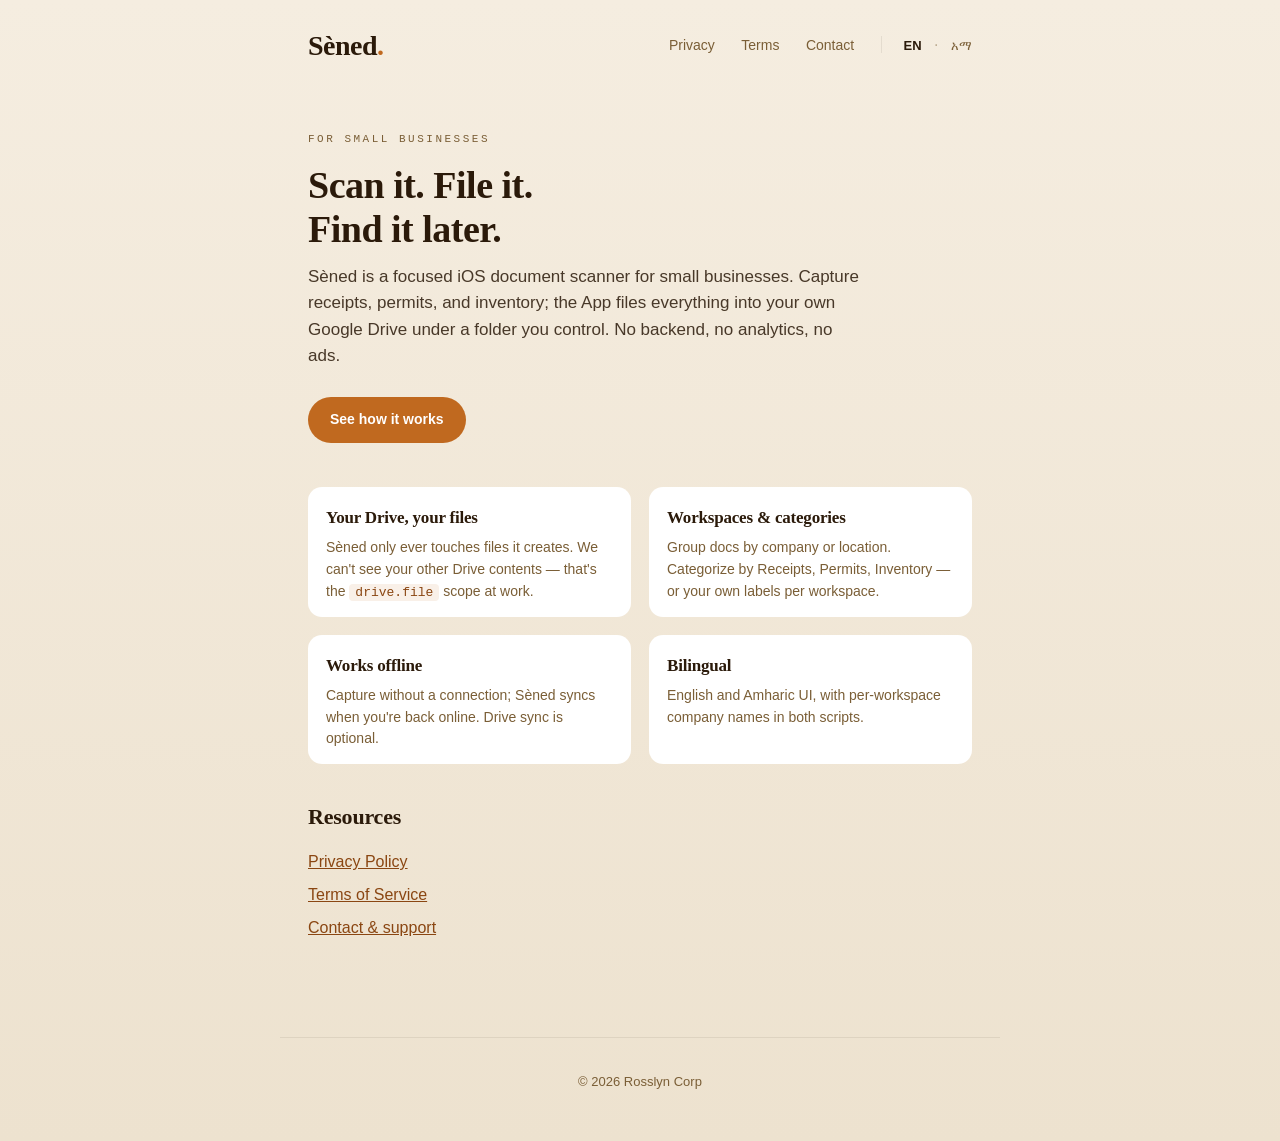
<file: index.html>
<!DOCTYPE html>
<html lang="en">
<head>
  <meta charset="utf-8">
  <meta name="viewport" content="width=device-width, initial-scale=1">
  <title>Sèned — Document scanner for small businesses</title>
  <meta name="description" content="A focused document scanner that keeps your receipts, permits, and inventory organized in your own Google Drive.">
  <link rel="stylesheet" href="style.css">
</head>
<body class="landing">
  <header>
    <a href="/" class="brand">Sèned<span class="dot">.</span></a>
    <nav>
      <a href="/privacy.html">Privacy</a>
      <a href="/terms.html">Terms</a>
      <a href="mailto:sened@rosslyncorp.com">Contact</a>
      <span class="lang">
        <a href="/" class="lang-active">EN</a>
        <span class="lang-sep">·</span>
        <a href="/am/">አማ</a>
      </span>
    </nav>
  </header>

  <main>
    <section class="hero">
      <p class="kicker">FOR SMALL BUSINESSES</p>
      <h1>Scan it. File it.<br>Find it later.</h1>
      <p class="lede">
        Sèned is a focused iOS document scanner for small businesses.
        Capture receipts, permits, and inventory; the App files
        everything into your own Google Drive under a folder you
        control. No backend, no analytics, no ads.
      </p>
      <a class="cta" href="#features">See how it works</a>
    </section>

    <section id="features" class="features">
      <div class="feature">
        <h2>Your Drive, your files</h2>
        <p>
          Sèned only ever touches files it creates. We can't see your
          other Drive contents — that's the
          <code>drive.file</code> scope at work.
        </p>
      </div>
      <div class="feature">
        <h2>Workspaces &amp; categories</h2>
        <p>
          Group docs by company or location. Categorize by Receipts,
          Permits, Inventory — or your own labels per workspace.
        </p>
      </div>
      <div class="feature">
        <h2>Works offline</h2>
        <p>
          Capture without a connection; Sèned syncs when you're back
          online. Drive sync is optional.
        </p>
      </div>
      <div class="feature">
        <h2>Bilingual</h2>
        <p>
          English and Amharic UI, with per-workspace company names in
          both scripts.
        </p>
      </div>
    </section>

    <section class="resources">
      <h2>Resources</h2>
      <ul>
        <li><a href="/privacy.html">Privacy Policy</a></li>
        <li><a href="/terms.html">Terms of Service</a></li>
        <li><a href="mailto:sened@rosslyncorp.com">Contact &amp; support</a></li>
      </ul>
    </section>
  </main>

  <footer>
    <p>© <span id="year">2026</span> Rosslyn Corp</p>
  </footer>
  <script>document.getElementById('year').textContent = new Date().getFullYear();</script>
</body>
</html>
</file>
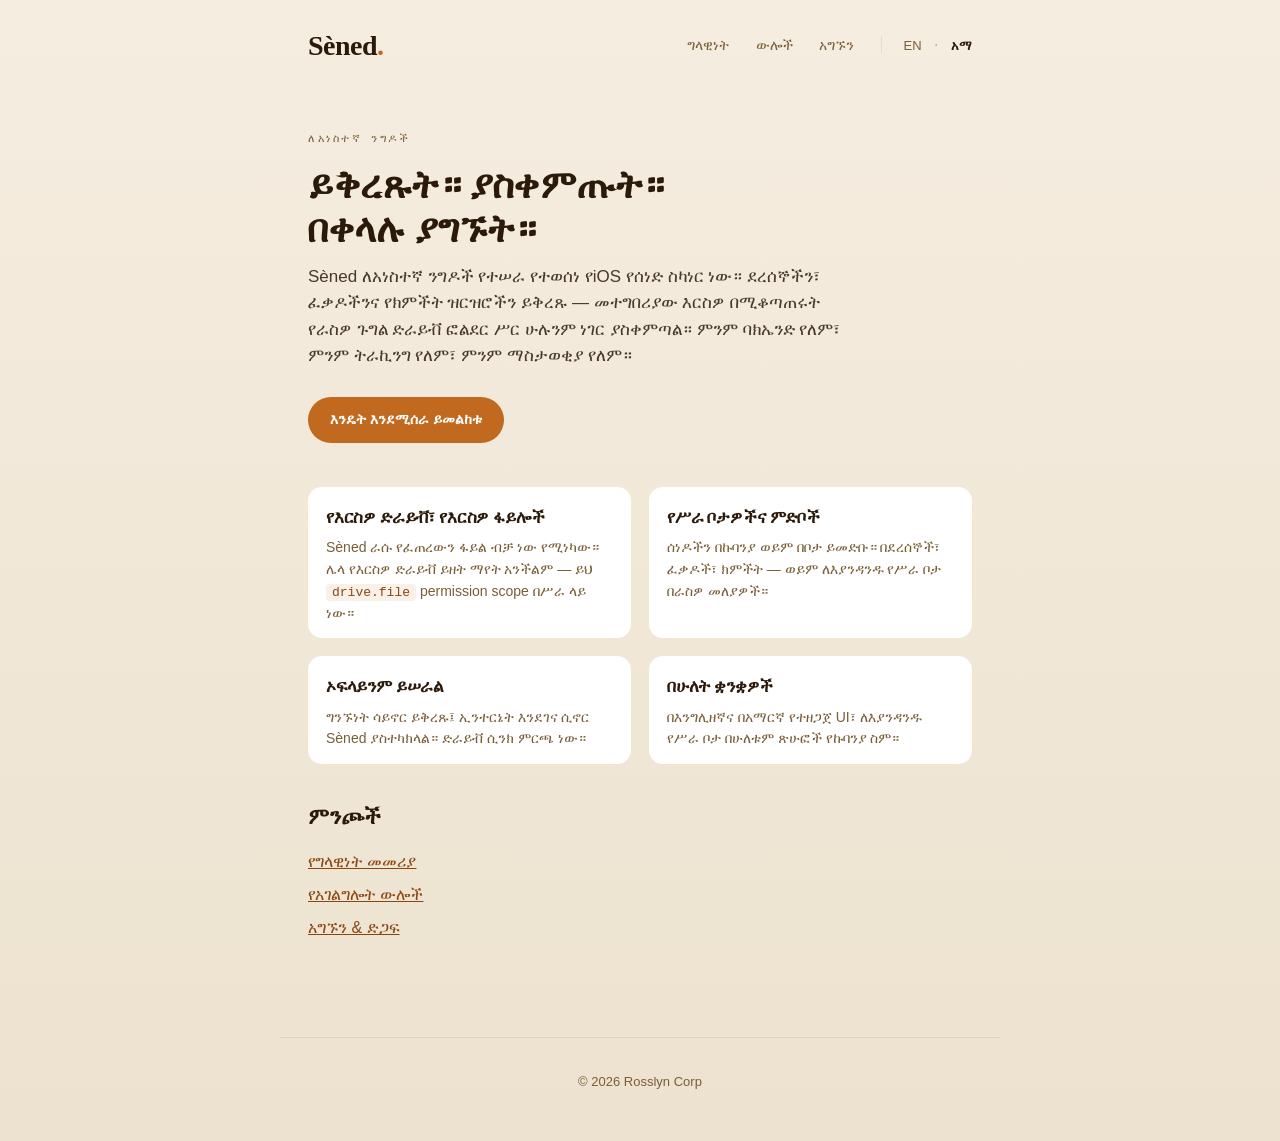
<file: am/index.html>
<!DOCTYPE html>
<html lang="am">
<head>
  <meta charset="utf-8">
  <meta name="viewport" content="width=device-width, initial-scale=1">
  <title>Sèned — ለአነስተኛ ንግዶች የተዘጋጀ የሰነድ ስካነር</title>
  <meta name="description" content="ደረሰኞችን፣ ፈቃዶችንና ክምችቶችን ቀልጣፋ በሆነ መንገድ የራስዎ ጉግል ድራይቭ ላይ የሚያደራጅ የተወሰነ የሰነድ ስካነር።">
  <link rel="stylesheet" href="../style.css">
</head>
<body class="landing">
  <header>
    <a href="/am/" class="brand">Sèned<span class="dot">.</span></a>
    <nav>
      <a href="/am/privacy.html">ግላዊነት</a>
      <a href="/am/terms.html">ውሎች</a>
      <a href="mailto:sened@rosslyncorp.com">አግኙን</a>
      <span class="lang">
        <a href="/">EN</a>
        <span class="lang-sep">·</span>
        <a href="/am/" class="lang-active">አማ</a>
      </span>
    </nav>
  </header>

  <main>
    <section class="hero">
      <p class="kicker">ለአነስተኛ ንግዶች</p>
      <h1>ይቅረጹት። ያስቀምጡት።<br>በቀላሉ ያግኙት።</h1>
      <p class="lede">
        Sèned ለአነስተኛ ንግዶች የተሠራ የተወሰነ የiOS የሰነድ ስካነር ነው።
        ደረሰኞችን፣ ፈቃዶችንና የክምችት ዝርዝሮችን ይቅረጹ — መተግበሪያው እርስዎ
        በሚቆጣጠሩት የራስዎ ጉግል ድራይቭ ፎልደር ሥር ሁሉንም ነገር ያስቀምጣል።
        ምንም ባክኤንድ የለም፣ ምንም ትራኪንግ የለም፣ ምንም ማስታወቂያ የለም።
      </p>
      <a class="cta" href="#features">እንዴት እንደሚሰራ ይመልከቱ</a>
    </section>

    <section id="features" class="features">
      <div class="feature">
        <h2>የእርስዎ ድራይቭ፣ የእርስዎ ፋይሎች</h2>
        <p>
          Sèned ራሱ የፈጠረውን ፋይል ብቻ ነው የሚነካው። ሌላ የእርስዎ ድራይቭ
          ይዘት ማየት አንችልም — ይህ <code>drive.file</code>
          permission scope በሥራ ላይ ነው።
        </p>
      </div>
      <div class="feature">
        <h2>የሥራ ቦታዎችና ምድቦች</h2>
        <p>
          ሰነዶችን በኩባንያ ወይም በቦታ ይመድቡ። በደረሰኞች፣ ፈቃዶች፣
          ክምችት — ወይም ለእያንዳንዱ የሥራ ቦታ በራስዎ መለያዎች።
        </p>
      </div>
      <div class="feature">
        <h2>ኦፍላይንም ይሠራል</h2>
        <p>
          ግንኙነት ሳይኖር ይቅረጹ፤ ኢንተርኔት እንደገና ሲኖር Sèned ያስተካክላል።
          ድራይቭ ሲንክ ምርጫ ነው።
        </p>
      </div>
      <div class="feature">
        <h2>በሁለት ቋንቋዎች</h2>
        <p>
          በእንግሊዘኛና በአማርኛ የተዘጋጀ UI፣ ለእያንዳንዱ የሥራ ቦታ
          በሁለቱም ጽሁፎች የኩባንያ ስም።
        </p>
      </div>
    </section>

    <section class="resources">
      <h2>ምንጮች</h2>
      <ul>
        <li><a href="/am/privacy.html">የግላዊነት መመሪያ</a></li>
        <li><a href="/am/terms.html">የአገልግሎት ውሎች</a></li>
        <li><a href="mailto:sened@rosslyncorp.com">አግኙን &amp; ድጋፍ</a></li>
      </ul>
    </section>
  </main>

  <footer>
    <p>© <span id="year">2026</span> Rosslyn Corp</p>
  </footer>
  <script>document.getElementById('year').textContent = new Date().getFullYear();</script>
</body>
</html>
</file>
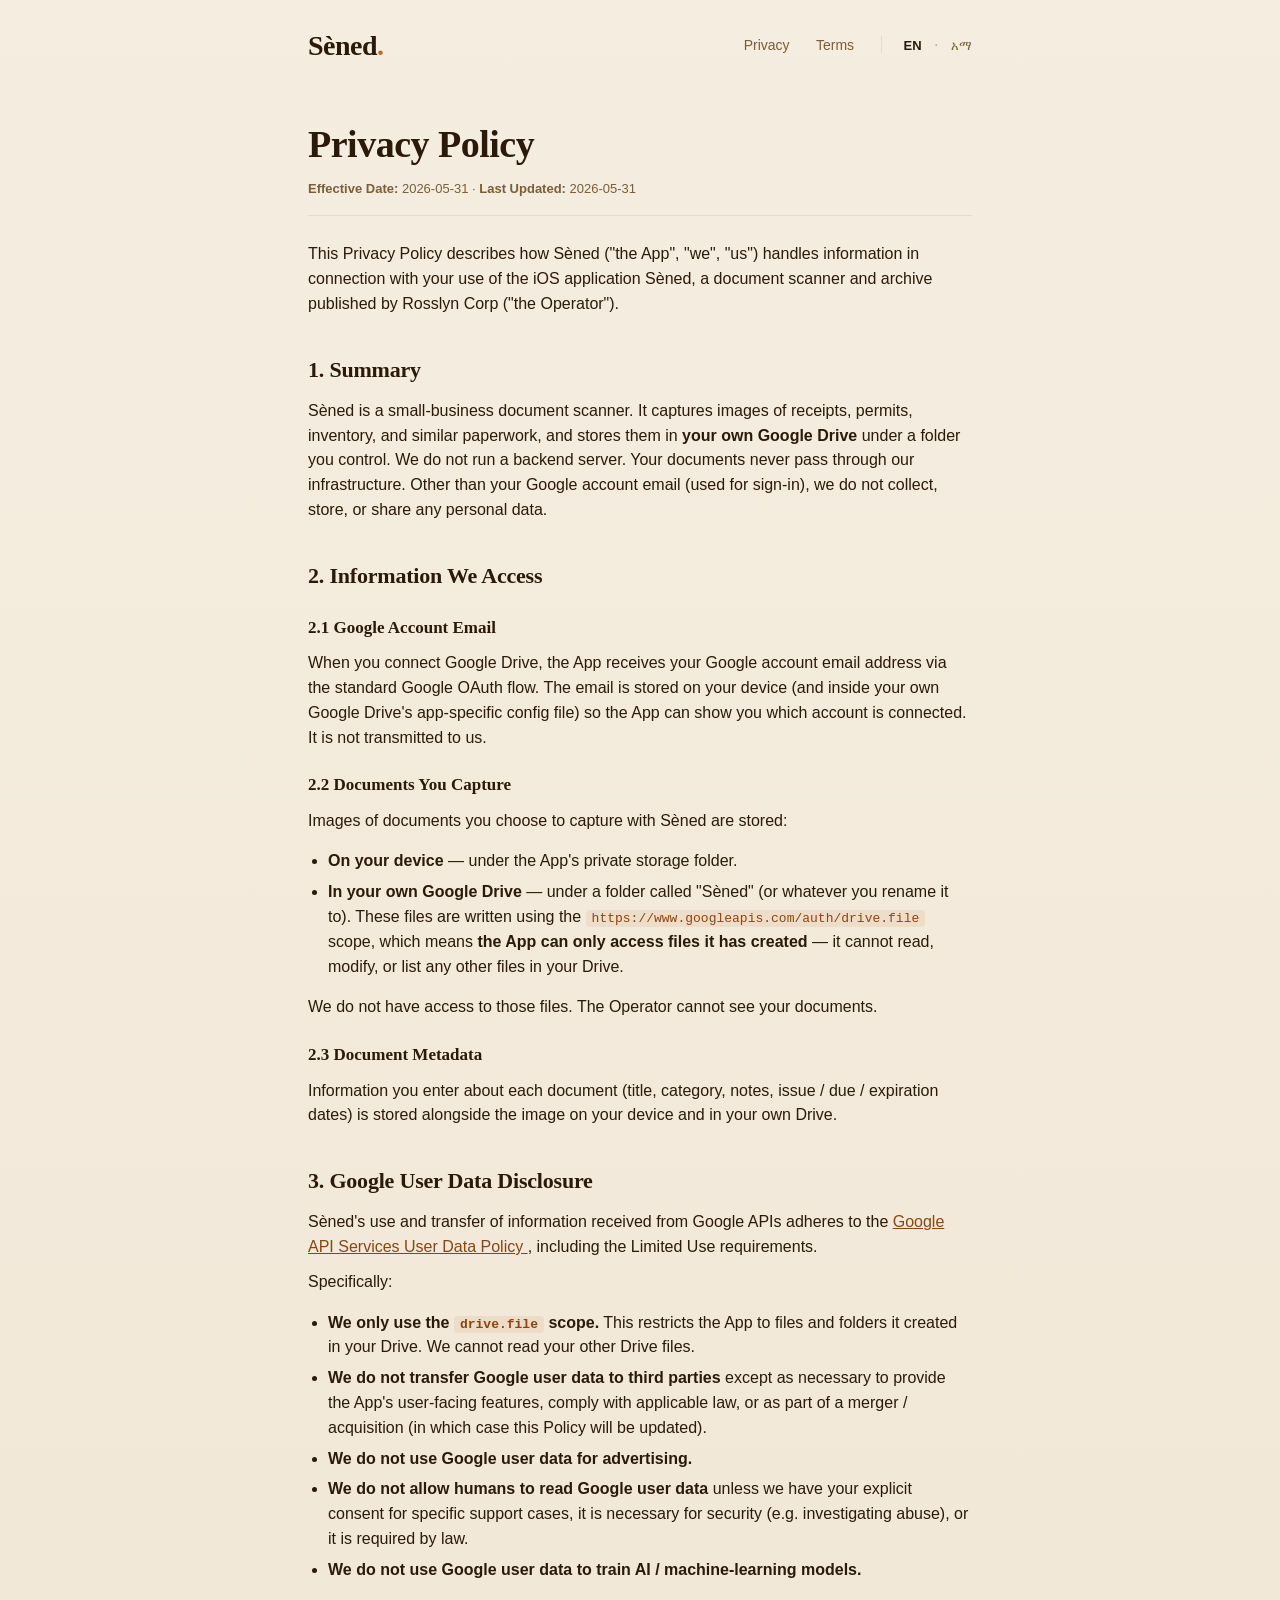
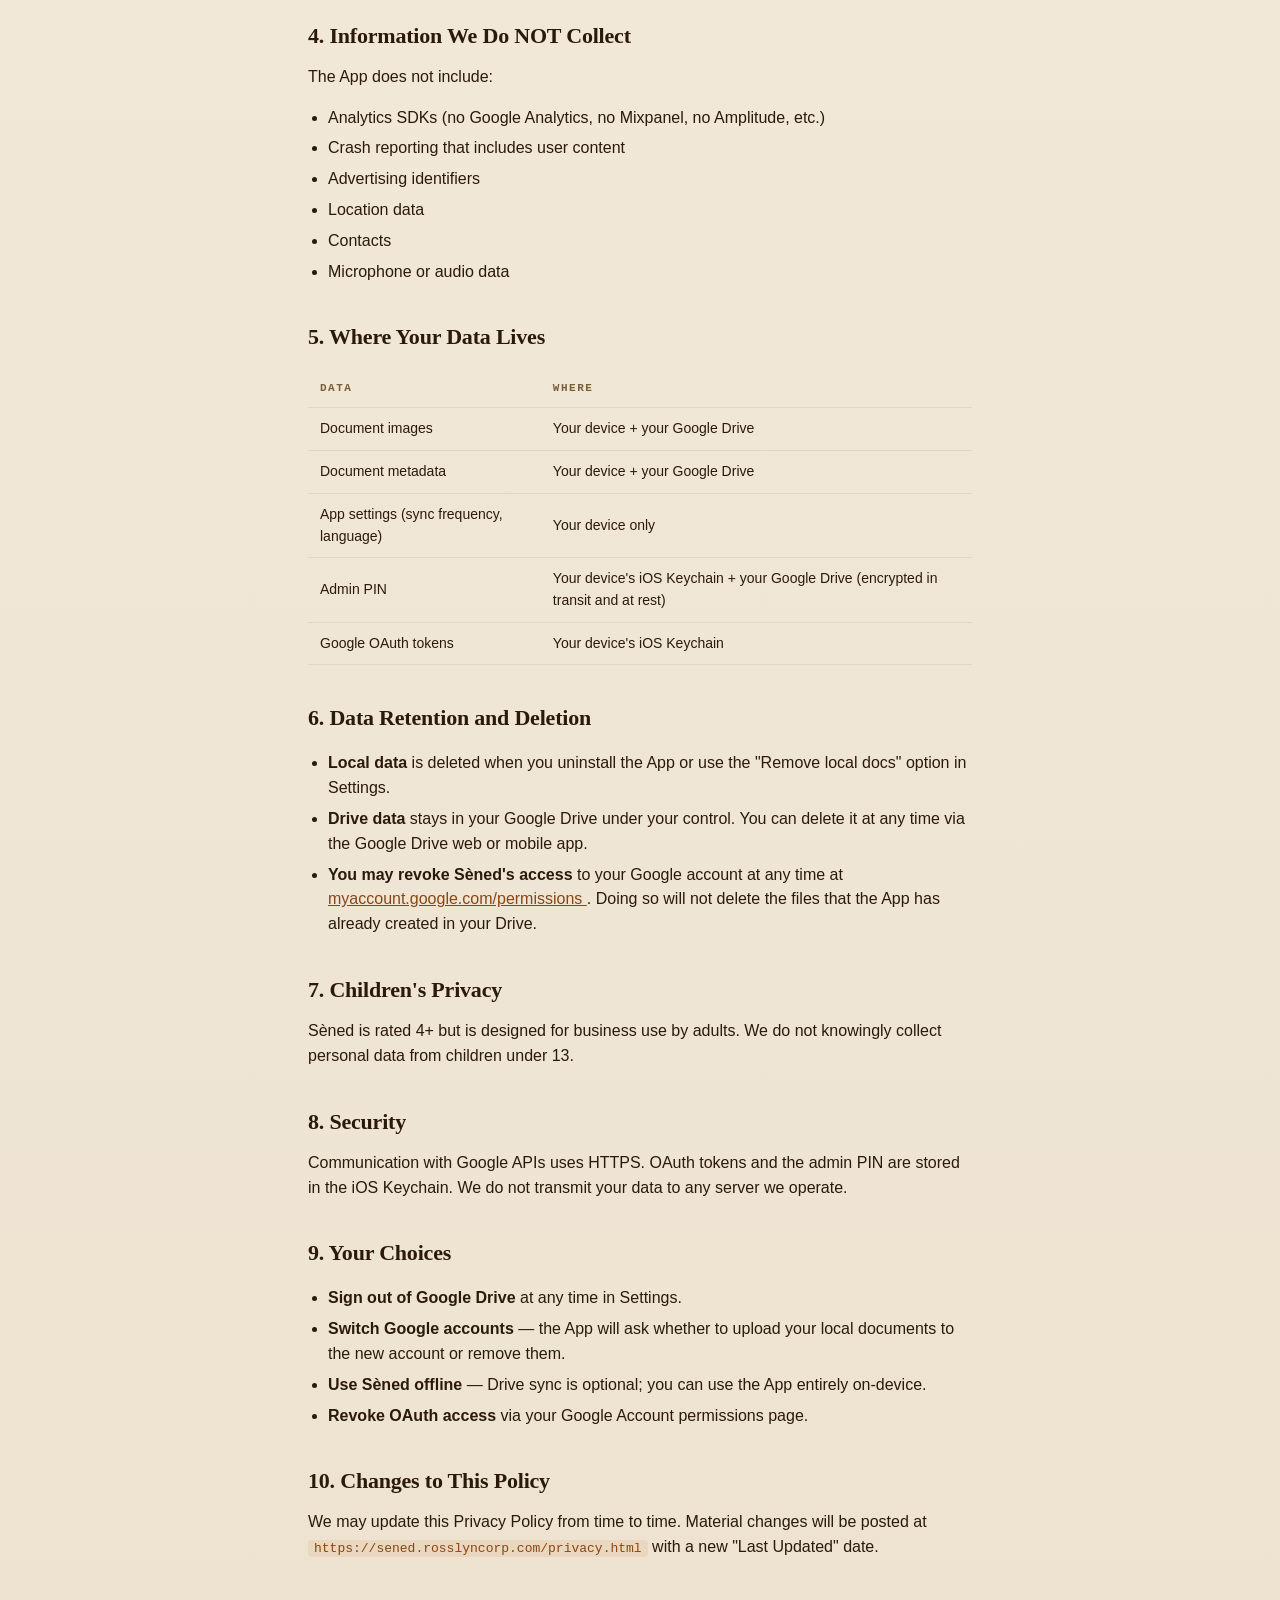
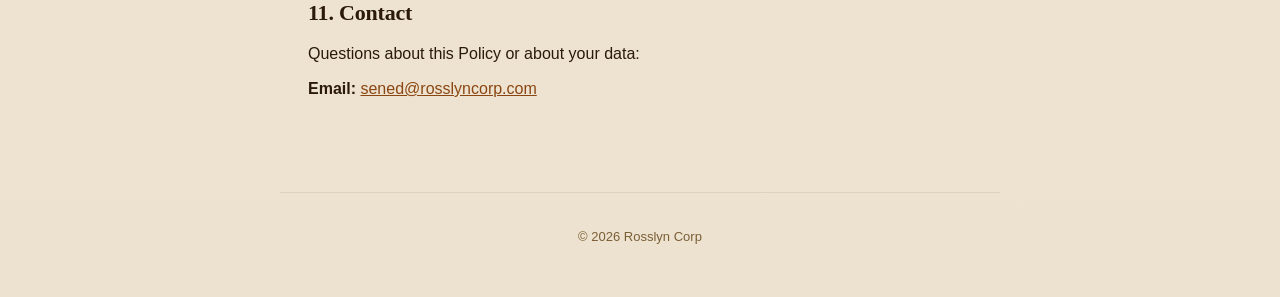
<file: privacy.html>
<!DOCTYPE html>
<html lang="en">
<head>
  <meta charset="utf-8">
  <meta name="viewport" content="width=device-width, initial-scale=1">
  <title>Privacy Policy — Sèned</title>
  <link rel="stylesheet" href="style.css">
</head>
<body>
  <header>
    <a href="/" class="brand">Sèned<span class="dot">.</span></a>
    <nav>
      <a href="/privacy.html">Privacy</a>
      <a href="/terms.html">Terms</a>
      <span class="lang">
        <a href="/privacy.html" class="lang-active">EN</a>
        <span class="lang-sep">·</span>
        <a href="/am/privacy.html">አማ</a>
      </span>
    </nav>
  </header>

  <main>
    <h1>Privacy Policy</h1>
    <p class="meta">
      <strong>Effective Date:</strong> 2026-05-31 ·
      <strong>Last Updated:</strong> 2026-05-31
    </p>

    <p>
      This Privacy Policy describes how Sèned ("the App", "we", "us")
      handles information in connection with your use of the iOS
      application Sèned, a document scanner and archive published by
      Rosslyn Corp ("the Operator").
    </p>

    <h2>1. Summary</h2>
    <p>
      Sèned is a small-business document scanner. It captures images of
      receipts, permits, inventory, and similar paperwork, and stores
      them in <strong>your own Google Drive</strong> under a folder you
      control. We do not run a backend server. Your documents never pass
      through our infrastructure. Other than your Google account email
      (used for sign-in), we do not collect, store, or share any
      personal data.
    </p>

    <h2>2. Information We Access</h2>

    <h3>2.1 Google Account Email</h3>
    <p>
      When you connect Google Drive, the App receives your Google
      account email address via the standard Google OAuth flow. The
      email is stored on your device (and inside your own Google Drive's
      app-specific config file) so the App can show you which account is
      connected. It is not transmitted to us.
    </p>

    <h3>2.2 Documents You Capture</h3>
    <p>
      Images of documents you choose to capture with Sèned are stored:
    </p>
    <ul>
      <li><strong>On your device</strong> — under the App's private
          storage folder.</li>
      <li><strong>In your own Google Drive</strong> — under a folder
          called "Sèned" (or whatever you rename it to). These files are
          written using the
          <code>https://www.googleapis.com/auth/drive.file</code> scope,
          which means <strong>the App can only access files it has
          created</strong> — it cannot read, modify, or list any other
          files in your Drive.</li>
    </ul>
    <p>
      We do not have access to those files. The Operator cannot see your
      documents.
    </p>

    <h3>2.3 Document Metadata</h3>
    <p>
      Information you enter about each document (title, category, notes,
      issue / due / expiration dates) is stored alongside the image on
      your device and in your own Drive.
    </p>

    <h2>3. Google User Data Disclosure</h2>
    <p>
      Sèned's use and transfer of information received from Google APIs
      adheres to the
      <a href="https://developers.google.com/terms/api-services-user-data-policy"
         target="_blank" rel="noopener">
        Google API Services User Data Policy
      </a>,
      including the Limited Use requirements.
    </p>
    <p>Specifically:</p>
    <ul>
      <li><strong>We only use the <code>drive.file</code> scope.</strong>
          This restricts the App to files and folders it created in your
          Drive. We cannot read your other Drive files.</li>
      <li><strong>We do not transfer Google user data to third
          parties</strong> except as necessary to provide the App's
          user-facing features, comply with applicable law, or as part
          of a merger / acquisition (in which case this Policy will be
          updated).</li>
      <li><strong>We do not use Google user data for advertising.</strong></li>
      <li><strong>We do not allow humans to read Google user data</strong>
          unless we have your explicit consent for specific support
          cases, it is necessary for security (e.g. investigating
          abuse), or it is required by law.</li>
      <li><strong>We do not use Google user data to train AI /
          machine-learning models.</strong></li>
    </ul>

    <h2>4. Information We Do NOT Collect</h2>
    <p>The App does not include:</p>
    <ul>
      <li>Analytics SDKs (no Google Analytics, no Mixpanel, no
          Amplitude, etc.)</li>
      <li>Crash reporting that includes user content</li>
      <li>Advertising identifiers</li>
      <li>Location data</li>
      <li>Contacts</li>
      <li>Microphone or audio data</li>
    </ul>

    <h2>5. Where Your Data Lives</h2>
    <table>
      <thead>
        <tr><th>Data</th><th>Where</th></tr>
      </thead>
      <tbody>
        <tr><td>Document images</td><td>Your device + your Google Drive</td></tr>
        <tr><td>Document metadata</td><td>Your device + your Google Drive</td></tr>
        <tr><td>App settings (sync frequency, language)</td><td>Your device only</td></tr>
        <tr><td>Admin PIN</td><td>Your device's iOS Keychain + your Google Drive (encrypted in transit and at rest)</td></tr>
        <tr><td>Google OAuth tokens</td><td>Your device's iOS Keychain</td></tr>
      </tbody>
    </table>

    <h2>6. Data Retention and Deletion</h2>
    <ul>
      <li><strong>Local data</strong> is deleted when you uninstall the
          App or use the "Remove local docs" option in Settings.</li>
      <li><strong>Drive data</strong> stays in your Google Drive under
          your control. You can delete it at any time via the Google
          Drive web or mobile app.</li>
      <li><strong>You may revoke Sèned's access</strong> to your Google
          account at any time at
          <a href="https://myaccount.google.com/permissions"
             target="_blank" rel="noopener">
            myaccount.google.com/permissions
          </a>.
          Doing so will not delete the files that the App has already
          created in your Drive.</li>
    </ul>

    <h2>7. Children's Privacy</h2>
    <p>
      Sèned is rated 4+ but is designed for business use by adults. We
      do not knowingly collect personal data from children under 13.
    </p>

    <h2>8. Security</h2>
    <p>
      Communication with Google APIs uses HTTPS. OAuth tokens and the
      admin PIN are stored in the iOS Keychain. We do not transmit your
      data to any server we operate.
    </p>

    <h2>9. Your Choices</h2>
    <ul>
      <li><strong>Sign out of Google Drive</strong> at any time in
          Settings.</li>
      <li><strong>Switch Google accounts</strong> — the App will ask
          whether to upload your local documents to the new account or
          remove them.</li>
      <li><strong>Use Sèned offline</strong> — Drive sync is optional;
          you can use the App entirely on-device.</li>
      <li><strong>Revoke OAuth access</strong> via your Google Account
          permissions page.</li>
    </ul>

    <h2>10. Changes to This Policy</h2>
    <p>
      We may update this Privacy Policy from time to time. Material
      changes will be posted at <code>https://sened.rosslyncorp.com/privacy.html</code> with a new
      "Last Updated" date.
    </p>

    <h2>11. Contact</h2>
    <p>
      Questions about this Policy or about your data:
    </p>
    <p>
      <strong>Email:</strong>
      <a href="mailto:sened@rosslyncorp.com">sened@rosslyncorp.com</a>
    </p>
  </main>

  <footer>
    <p>© <span id="year">2026</span> Rosslyn Corp</p>
  </footer>
  <script>document.getElementById('year').textContent = new Date().getFullYear();</script>
</body>
</html>
</file>
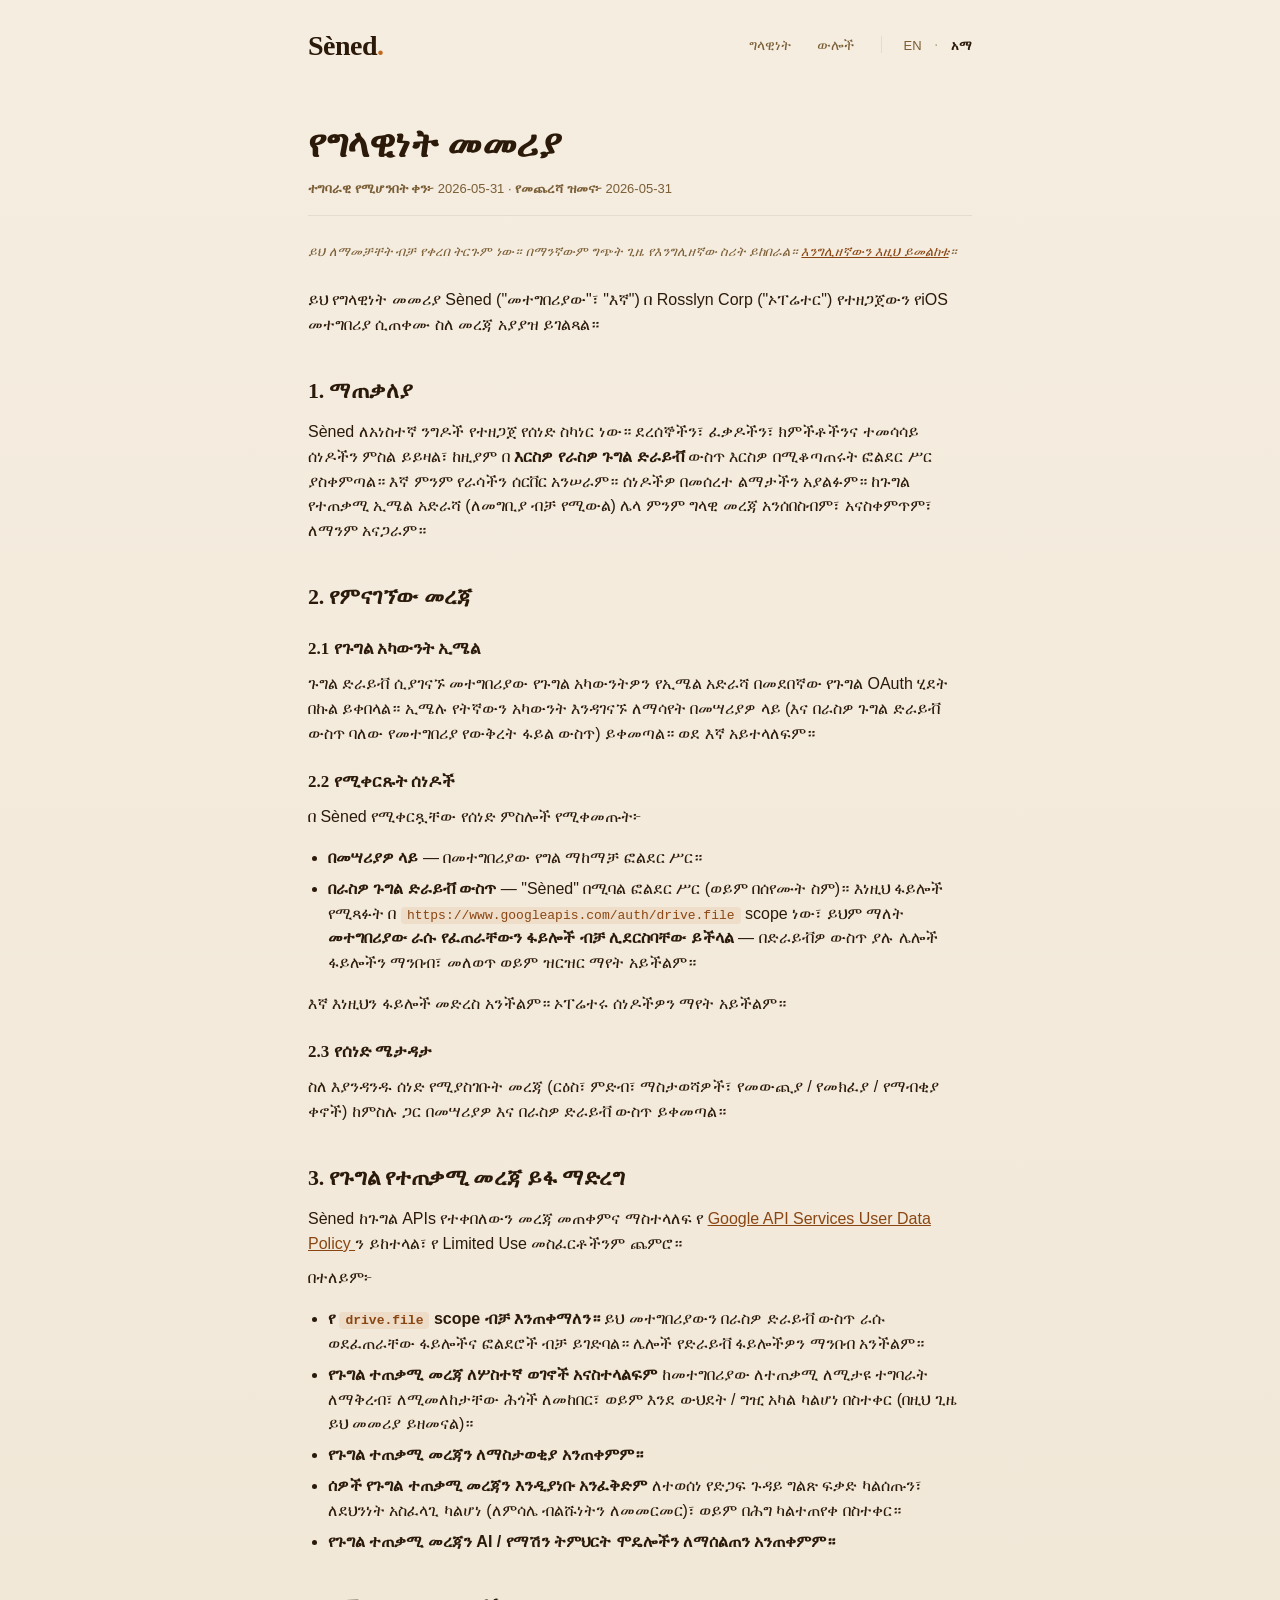
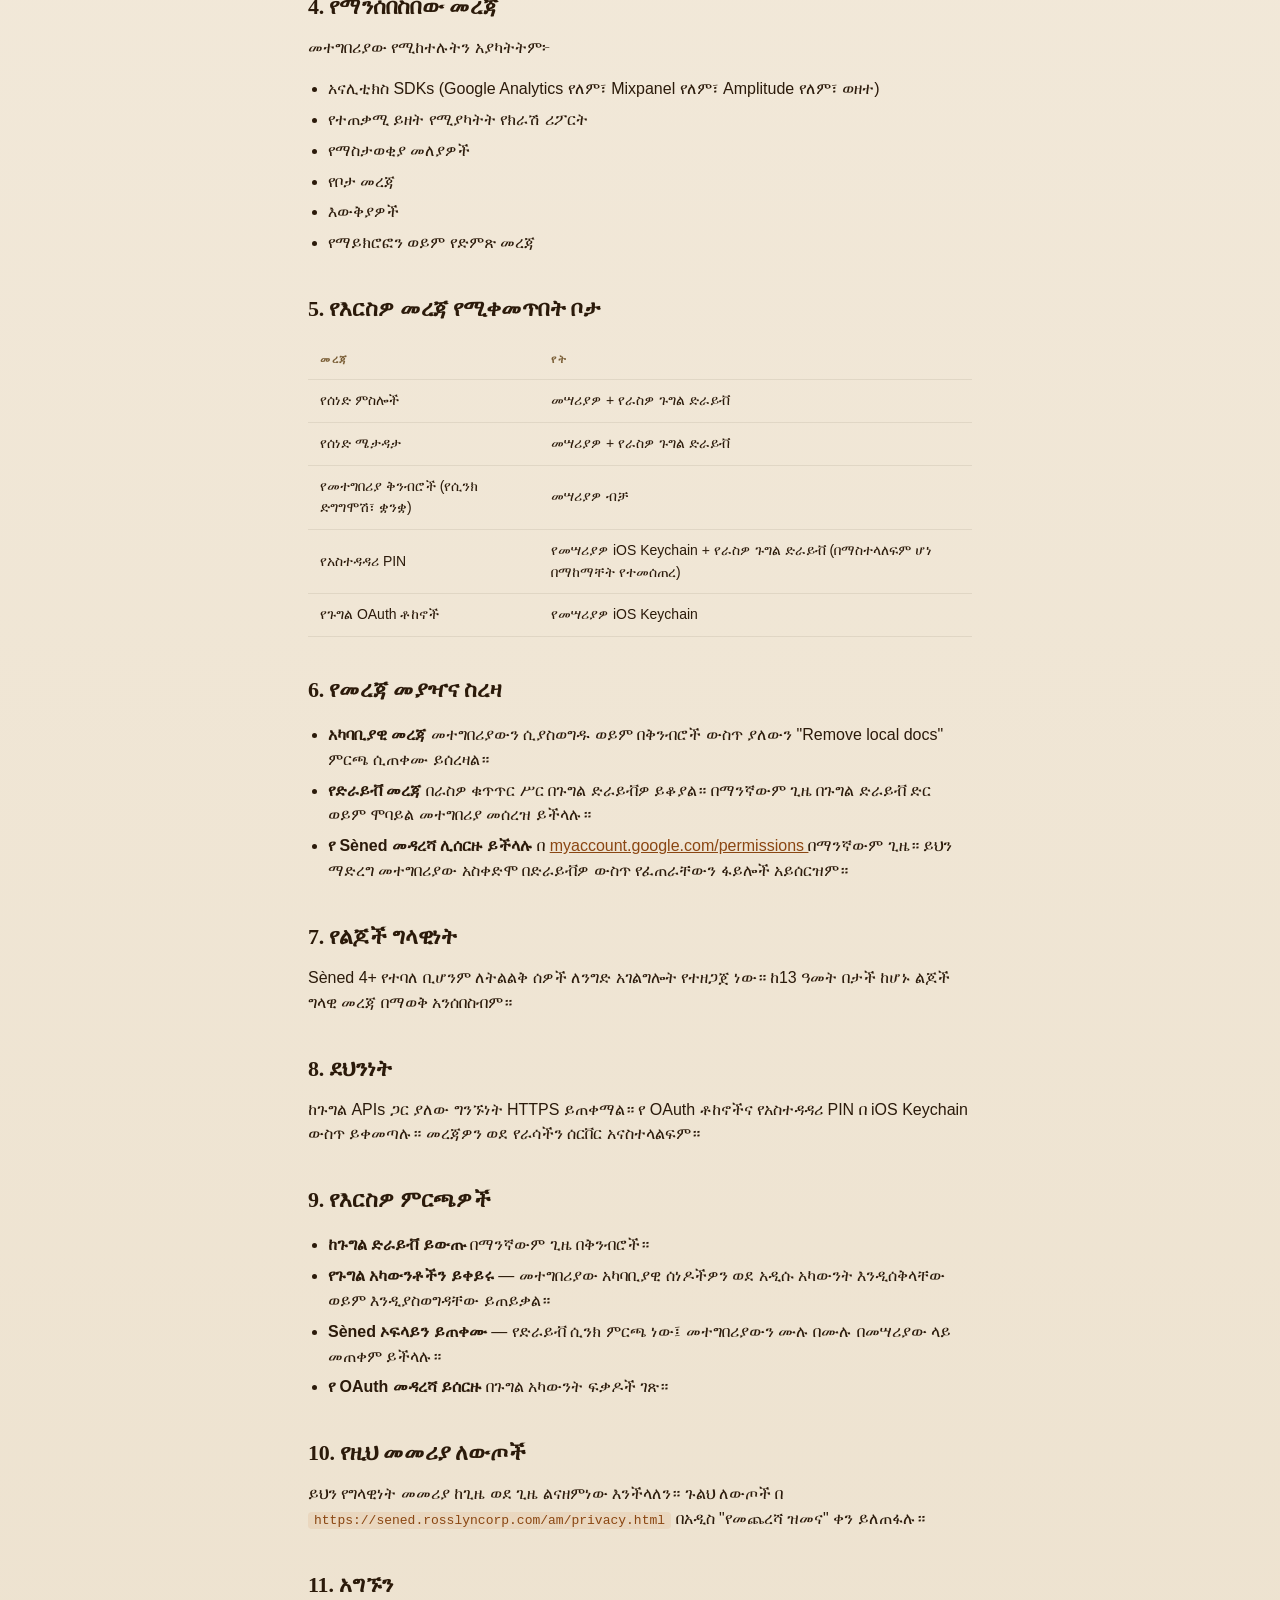
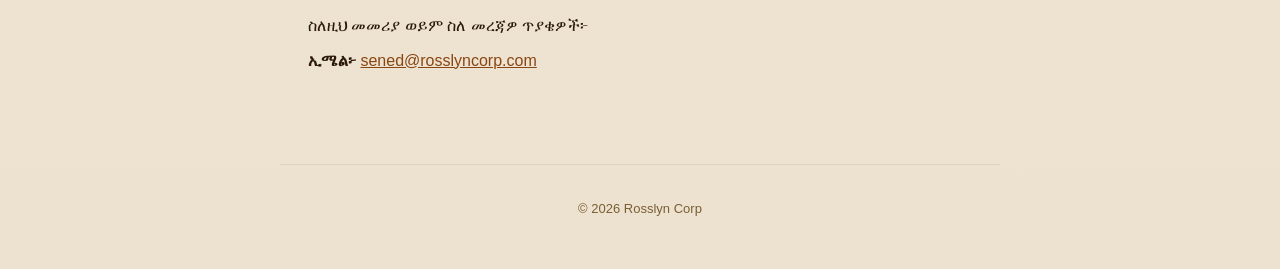
<file: am/privacy.html>
<!DOCTYPE html>
<html lang="am">
<head>
  <meta charset="utf-8">
  <meta name="viewport" content="width=device-width, initial-scale=1">
  <title>የግላዊነት መመሪያ — Sèned</title>
  <link rel="stylesheet" href="../style.css">
</head>
<body>
  <header>
    <a href="/am/" class="brand">Sèned<span class="dot">.</span></a>
    <nav>
      <a href="/am/privacy.html">ግላዊነት</a>
      <a href="/am/terms.html">ውሎች</a>
      <span class="lang">
        <a href="/privacy.html">EN</a>
        <span class="lang-sep">·</span>
        <a href="/am/privacy.html" class="lang-active">አማ</a>
      </span>
    </nav>
  </header>

  <main>
    <h1>የግላዊነት መመሪያ</h1>
    <p class="meta">
      <strong>ተግባራዊ የሚሆንበት ቀን፦</strong> 2026-05-31 ·
      <strong>የመጨረሻ ዝመና፦</strong> 2026-05-31
    </p>

    <p class="meta" style="border-bottom: none; padding-bottom: 0; font-style: italic;">
      ይህ ለማመቻቸት ብቻ የቀረበ ትርጉም ነው። በማንኛውም ግጭት ጊዜ የእንግሊዘኛው
      ስሪት ይከበራል። <a href="/privacy.html">እንግሊዘኛውን እዚህ ይመልከቱ</a>።
    </p>

    <p>
      ይህ የግላዊነት መመሪያ Sèned ("መተግበሪያው"፣ "እኛ") በ Rosslyn Corp
      ("ኦፐሬተር") የተዘጋጀውን የiOS መተግበሪያ ሲጠቀሙ ስለ መረጃ አያያዝ ይገልጻል።
    </p>

    <h2>1. ማጠቃለያ</h2>
    <p>
      Sèned ለአነስተኛ ንግዶች የተዘጋጀ የሰነድ ስካነር ነው። ደረሰኞችን፣
      ፈቃዶችን፣ ክምችቶችንና ተመሳሳይ ሰነዶችን ምስል ይይዛል፣ ከዚያም በ
      <strong>እርስዎ የራስዎ ጉግል ድራይቭ</strong> ውስጥ እርስዎ
      በሚቆጣጠሩት ፎልደር ሥር ያስቀምጣል። እኛ ምንም የራሳችን ሰርቨር
      አንሠራም። ሰነዶችዎ በመሰረተ ልማታችን አያልፉም። ከጉግል የተጠቃሚ
      ኢሜል አድራሻ (ለመግቢያ ብቻ የሚውል) ሌላ ምንም ግላዊ መረጃ
      አንሰበስብም፣ አናስቀምጥም፣ ለማንም አናጋራም።
    </p>

    <h2>2. የምናገኘው መረጃ</h2>

    <h3>2.1 የጉግል አካውንት ኢሜል</h3>
    <p>
      ጉግል ድራይቭ ሲያገናኙ መተግበሪያው የጉግል አካውንትዎን የኢሜል አድራሻ
      በመደበኛው የጉግል OAuth ሂደት በኩል ይቀበላል። ኢሜሉ የትኛውን አካውንት
      እንዳገናኙ ለማሳየት በመሣሪያዎ ላይ (እና በራስዎ ጉግል ድራይቭ
      ውስጥ ባለው የመተግበሪያ የውቅረት ፋይል ውስጥ) ይቀመጣል። ወደ እኛ
      አይተላለፍም።
    </p>

    <h3>2.2 የሚቀርጹት ሰነዶች</h3>
    <p>
      በ Sèned የሚቀርጿቸው የሰነድ ምስሎች የሚቀመጡት፦
    </p>
    <ul>
      <li><strong>በመሣሪያዎ ላይ</strong> — በመተግበሪያው የግል ማከማቻ
          ፎልደር ሥር።</li>
      <li><strong>በራስዎ ጉግል ድራይቭ ውስጥ</strong> — "Sèned"
          በሚባል ፎልደር ሥር (ወይም በሰየሙት ስም)። እነዚህ ፋይሎች የሚጻፉት
          በ <code>https://www.googleapis.com/auth/drive.file</code>
          scope ነው፣ ይህም ማለት
          <strong>መተግበሪያው ራሱ የፈጠራቸውን ፋይሎች ብቻ ሊደርስባቸው
          ይችላል</strong> — በድራይቭዎ ውስጥ ያሉ ሌሎች ፋይሎችን ማንበብ፣
          መለወጥ ወይም ዝርዝር ማየት አይችልም።</li>
    </ul>
    <p>
      እኛ እነዚህን ፋይሎች መድረስ አንችልም። ኦፐሬተሩ ሰነዶችዎን ማየት አይችልም።
    </p>

    <h3>2.3 የሰነድ ሜታዳታ</h3>
    <p>
      ስለ እያንዳንዱ ሰነድ የሚያስገቡት መረጃ (ርዕስ፣ ምድብ፣ ማስታወሻዎች፣
      የመውጪያ / የመክፈያ / የማብቂያ ቀኖች) ከምስሉ ጋር በመሣሪያዎ እና
      በራስዎ ድራይቭ ውስጥ ይቀመጣል።
    </p>

    <h2>3. የጉግል የተጠቃሚ መረጃ ይፋ ማድረግ</h2>
    <p>
      Sèned ከጉግል APIs የተቀበለውን መረጃ መጠቀምና ማስተላለፍ የ
      <a href="https://developers.google.com/terms/api-services-user-data-policy"
         target="_blank" rel="noopener">
        Google API Services User Data Policy
      </a>ን ይከተላል፣ የ Limited Use መስፈርቶችንም ጨምሮ።
    </p>
    <p>በተለይም፦</p>
    <ul>
      <li><strong>የ <code>drive.file</code> scope ብቻ
          እንጠቀማለን።</strong> ይህ መተግበሪያውን በራስዎ ድራይቭ ውስጥ
          ራሱ ወደፈጠራቸው ፋይሎችና ፎልደሮች ብቻ ይገድባል። ሌሎች የድራይቭ
          ፋይሎችዎን ማንበብ አንችልም።</li>
      <li><strong>የጉግል ተጠቃሚ መረጃ ለሦስተኛ ወገኖች
          አናስተላልፍም</strong> ከመተግበሪያው ለተጠቃሚ ለሚታዩ ተግባራት
          ለማቅረብ፣ ለሚመለከታቸው ሕጎች ለመከበር፣ ወይም እንደ ውህደት /
          ግዢ አካል ካልሆነ በስተቀር (በዚህ ጊዜ ይህ መመሪያ ይዘመናል)።</li>
      <li><strong>የጉግል ተጠቃሚ መረጃን ለማስታወቂያ
          አንጠቀምም።</strong></li>
      <li><strong>ሰዎች የጉግል ተጠቃሚ መረጃን እንዲያነቡ
          አንፈቅድም</strong> ለተወሰነ የድጋፍ ጉዳይ ግልጽ ፍቃድ ካልሰጡን፣
          ለደህንነት አስፈላጊ ካልሆነ (ለምሳሌ ብልሹነትን ለመመርመር)፣
          ወይም በሕግ ካልተጠየቀ በስተቀር።</li>
      <li><strong>የጉግል ተጠቃሚ መረጃን AI / የማሽን ትምህርት ሞዴሎችን
          ለማሰልጠን አንጠቀምም።</strong></li>
    </ul>

    <h2>4. የማንሰበስበው መረጃ</h2>
    <p>መተግበሪያው የሚከተሉትን አያካትትም፦</p>
    <ul>
      <li>አናሊቲክስ SDKs (Google Analytics የለም፣ Mixpanel
          የለም፣ Amplitude የለም፣ ወዘተ)</li>
      <li>የተጠቃሚ ይዘት የሚያካትት የክራሽ ሪፖርት</li>
      <li>የማስታወቂያ መለያዎች</li>
      <li>የቦታ መረጃ</li>
      <li>እውቅያዎች</li>
      <li>የማይክሮፎን ወይም የድምጽ መረጃ</li>
    </ul>

    <h2>5. የእርስዎ መረጃ የሚቀመጥበት ቦታ</h2>
    <table>
      <thead>
        <tr><th>መረጃ</th><th>የት</th></tr>
      </thead>
      <tbody>
        <tr><td>የሰነድ ምስሎች</td><td>መሣሪያዎ + የራስዎ ጉግል ድራይቭ</td></tr>
        <tr><td>የሰነድ ሜታዳታ</td><td>መሣሪያዎ + የራስዎ ጉግል ድራይቭ</td></tr>
        <tr><td>የመተግበሪያ ቅንብሮች (የሲንክ ድግግሞሽ፣ ቋንቋ)</td><td>መሣሪያዎ ብቻ</td></tr>
        <tr><td>የአስተዳዳሪ PIN</td><td>የመሣሪያዎ iOS Keychain + የራስዎ ጉግል ድራይቭ (በማስተላለፍም ሆነ በማከማቸት የተመሰጠረ)</td></tr>
        <tr><td>የጉግል OAuth ቶከኖች</td><td>የመሣሪያዎ iOS Keychain</td></tr>
      </tbody>
    </table>

    <h2>6. የመረጃ መያዣና ስረዛ</h2>
    <ul>
      <li><strong>አካባቢያዊ መረጃ</strong> መተግበሪያውን ሲያስወግዱ
          ወይም በቅንብሮች ውስጥ ያለውን "Remove local docs" ምርጫ
          ሲጠቀሙ ይሰረዛል።</li>
      <li><strong>የድራይቭ መረጃ</strong> በራስዎ ቁጥጥር ሥር በጉግል
          ድራይቭዎ ይቆያል። በማንኛውም ጊዜ በጉግል ድራይቭ ድር ወይም
          ሞባይል መተግበሪያ መሰረዝ ይችላሉ።</li>
      <li><strong>የ Sèned መዳረሻ ሊሰርዙ ይችላሉ</strong> በ
          <a href="https://myaccount.google.com/permissions"
             target="_blank" rel="noopener">
            myaccount.google.com/permissions
          </a>
          በማንኛውም ጊዜ። ይህን ማድረግ መተግበሪያው አስቀድሞ በድራይቭዎ
          ውስጥ የፈጠራቸውን ፋይሎች አይሰርዝም።</li>
    </ul>

    <h2>7. የልጆች ግላዊነት</h2>
    <p>
      Sèned 4+ የተባለ ቢሆንም ለትልልቅ ሰዎች ለንግድ አገልግሎት የተዘጋጀ
      ነው። ከ13 ዓመት በታች ከሆኑ ልጆች ግላዊ መረጃ በማወቅ አንሰበስብም።
    </p>

    <h2>8. ደህንነት</h2>
    <p>
      ከጉግል APIs ጋር ያለው ግንኙነት HTTPS ይጠቀማል። የ OAuth
      ቶከኖችና የአስተዳዳሪ PIN በ iOS Keychain ውስጥ ይቀመጣሉ።
      መረጃዎን ወደ የራሳችን ሰርቨር አናስተላልፍም።
    </p>

    <h2>9. የእርስዎ ምርጫዎች</h2>
    <ul>
      <li><strong>ከጉግል ድራይቭ ይውጡ</strong> በማንኛውም ጊዜ በቅንብሮች።</li>
      <li><strong>የጉግል አካውንቶችን ይቀይሩ</strong> — መተግበሪያው
          አካባቢያዊ ሰነዶችዎን ወደ አዲሱ አካውንት እንዲሰቅላቸው ወይም
          እንዲያስወግዳቸው ይጠይቃል።</li>
      <li><strong>Sèned ኦፍላይን ይጠቀሙ</strong> — የድራይቭ ሲንክ
          ምርጫ ነው፤ መተግበሪያውን ሙሉ በሙሉ በመሣሪያው ላይ መጠቀም
          ይችላሉ።</li>
      <li><strong>የ OAuth መዳረሻ ይሰርዙ</strong> በጉግል አካውንት
          ፍቃዶች ገጽ።</li>
    </ul>

    <h2>10. የዚህ መመሪያ ለውጦች</h2>
    <p>
      ይህን የግላዊነት መመሪያ ከጊዜ ወደ ጊዜ ልናዘምነው እንችላለን። ጉልህ
      ለውጦች በ <code>https://sened.rosslyncorp.com/am/privacy.html</code>
      በአዲስ "የመጨረሻ ዝመና" ቀን ይለጠፋሉ።
    </p>

    <h2>11. አግኙን</h2>
    <p>
      ስለዚህ መመሪያ ወይም ስለ መረጃዎ ጥያቄዎች፦
    </p>
    <p>
      <strong>ኢሜል፦</strong>
      <a href="mailto:sened@rosslyncorp.com">sened@rosslyncorp.com</a>
    </p>
  </main>

  <footer>
    <p>© <span id="year">2026</span> Rosslyn Corp</p>
  </footer>
  <script>document.getElementById('year').textContent = new Date().getFullYear();</script>
</body>
</html>
</file>
<file: style.css>
:root {
  --bg-top: #f5ede0;
  --bg-bottom: #ede2cf;
  --ink: #2b1a0a;
  --muted: #7a5e36;
  --accent: #c0691f;
  --accent-deep: #8a4612;
  --card: #ffffff;
  --hairline: rgba(43, 26, 10, 0.08);
  --max: 720px;
}

* { box-sizing: border-box; }

html, body {
  margin: 0;
  padding: 0;
  background: linear-gradient(180deg, var(--bg-top), var(--bg-bottom));
  color: var(--ink);
  font-family: -apple-system, BlinkMacSystemFont, "Segoe UI", Roboto,
               "Helvetica Neue", "Noto Sans Ethiopic", Arial, sans-serif;
  font-size: 16px;
  line-height: 1.55;
  min-height: 100vh;
}

/* Ethiopic web font for cross-platform Amharic rendering. */
@import url('https://fonts.googleapis.com/css2?family=Noto+Sans+Ethiopic:wght@400;700&family=Noto+Serif+Ethiopic:wght@700&display=swap');

html[lang="am"] body {
  font-family: "Noto Sans Ethiopic", -apple-system, BlinkMacSystemFont,
               "Segoe UI", Roboto, "Helvetica Neue", Arial, sans-serif;
}
html[lang="am"] h1,
html[lang="am"] h2,
html[lang="am"] h3,
html[lang="am"] .brand {
  font-family: "Noto Serif Ethiopic", Georgia, "Times New Roman", serif;
}

a { color: var(--accent-deep); text-decoration: underline; }
a:hover { color: var(--accent); }

header {
  display: flex;
  align-items: center;
  justify-content: space-between;
  padding: 24px 28px;
  max-width: var(--max);
  margin: 0 auto;
}

.brand {
  font-family: Georgia, "Times New Roman", serif;
  font-size: 28px;
  font-weight: 700;
  letter-spacing: -0.5px;
  color: var(--ink);
  text-decoration: none;
}
.brand .dot { color: var(--accent); }

header nav a {
  margin-left: 22px;
  font-size: 14px;
  color: var(--muted);
  text-decoration: none;
}
header nav a:hover { color: var(--ink); }

.lang {
  margin-left: 22px;
  padding-left: 22px;
  border-left: 1px solid var(--hairline);
}
.lang a {
  margin-left: 0;
  font-size: 13px;
  font-family: -apple-system, BlinkMacSystemFont, "Segoe UI",
               Roboto, "Noto Sans Ethiopic", sans-serif;
}
.lang a + a { margin-left: 0; }
.lang a.lang-active { color: var(--ink); font-weight: 600; }
.lang-sep { margin: 0 8px; color: var(--muted); opacity: 0.45; }

main {
  max-width: var(--max);
  margin: 0 auto;
  padding: 16px 28px 80px;
}

h1 {
  font-family: Georgia, "Times New Roman", serif;
  font-size: 38px;
  line-height: 1.15;
  letter-spacing: -0.5px;
  margin: 16px 0 12px;
}

h2 {
  font-family: Georgia, "Times New Roman", serif;
  font-size: 22px;
  margin-top: 36px;
  margin-bottom: 12px;
  letter-spacing: -0.2px;
}

h3 {
  font-family: Georgia, "Times New Roman", serif;
  font-size: 17px;
  margin-top: 22px;
  margin-bottom: 8px;
}

p { margin: 10px 0; }

p.meta {
  color: var(--muted);
  font-size: 13px;
  margin-bottom: 26px;
  padding-bottom: 16px;
  border-bottom: 1px solid var(--hairline);
}

ul { padding-left: 20px; }
li { margin: 6px 0; }

code {
  background: rgba(192, 105, 31, 0.10);
  color: var(--accent-deep);
  padding: 1px 6px;
  border-radius: 4px;
  font-size: 13px;
  font-family: "SF Mono", Menlo, Consolas, monospace;
}

table {
  width: 100%;
  border-collapse: collapse;
  margin: 16px 0;
  font-size: 14px;
}
th, td {
  text-align: left;
  padding: 10px 12px;
  border-bottom: 1px solid var(--hairline);
}
th {
  font-family: "SF Mono", Menlo, Consolas, monospace;
  font-size: 11px;
  letter-spacing: 1.5px;
  color: var(--muted);
  text-transform: uppercase;
}

footer {
  max-width: var(--max);
  margin: 0 auto;
  padding: 24px 28px 40px;
  color: var(--muted);
  font-size: 13px;
  text-align: center;
  border-top: 1px solid var(--hairline);
}

/* Landing */
.landing .hero { padding-top: 24px; }
.kicker {
  font-family: "SF Mono", Menlo, Consolas, monospace;
  letter-spacing: 2.5px;
  font-size: 11px;
  color: var(--muted);
  margin: 0 0 6px;
}
.landing .lede {
  font-size: 17px;
  color: var(--ink);
  opacity: 0.85;
  max-width: 560px;
}
.cta {
  display: inline-block;
  margin-top: 18px;
  padding: 12px 22px;
  background: var(--accent);
  color: #fff;
  border-radius: 999px;
  text-decoration: none;
  font-weight: 600;
  font-size: 14px;
}
.cta:hover { background: var(--accent-deep); color: #fff; }

.features {
  display: grid;
  grid-template-columns: 1fr 1fr;
  gap: 18px;
  margin-top: 44px;
}
@media (max-width: 600px) {
  .features { grid-template-columns: 1fr; }
  h1 { font-size: 32px; }
}
.feature {
  background: var(--card);
  border-radius: 14px;
  padding: 18px 18px 14px;
}
.feature h2 { margin: 0 0 6px; font-size: 17px; }
.feature p { margin: 0; font-size: 14px; color: var(--muted); }

.resources ul {
  list-style: none;
  padding: 0;
}
.resources li { margin: 8px 0; }
</file>
